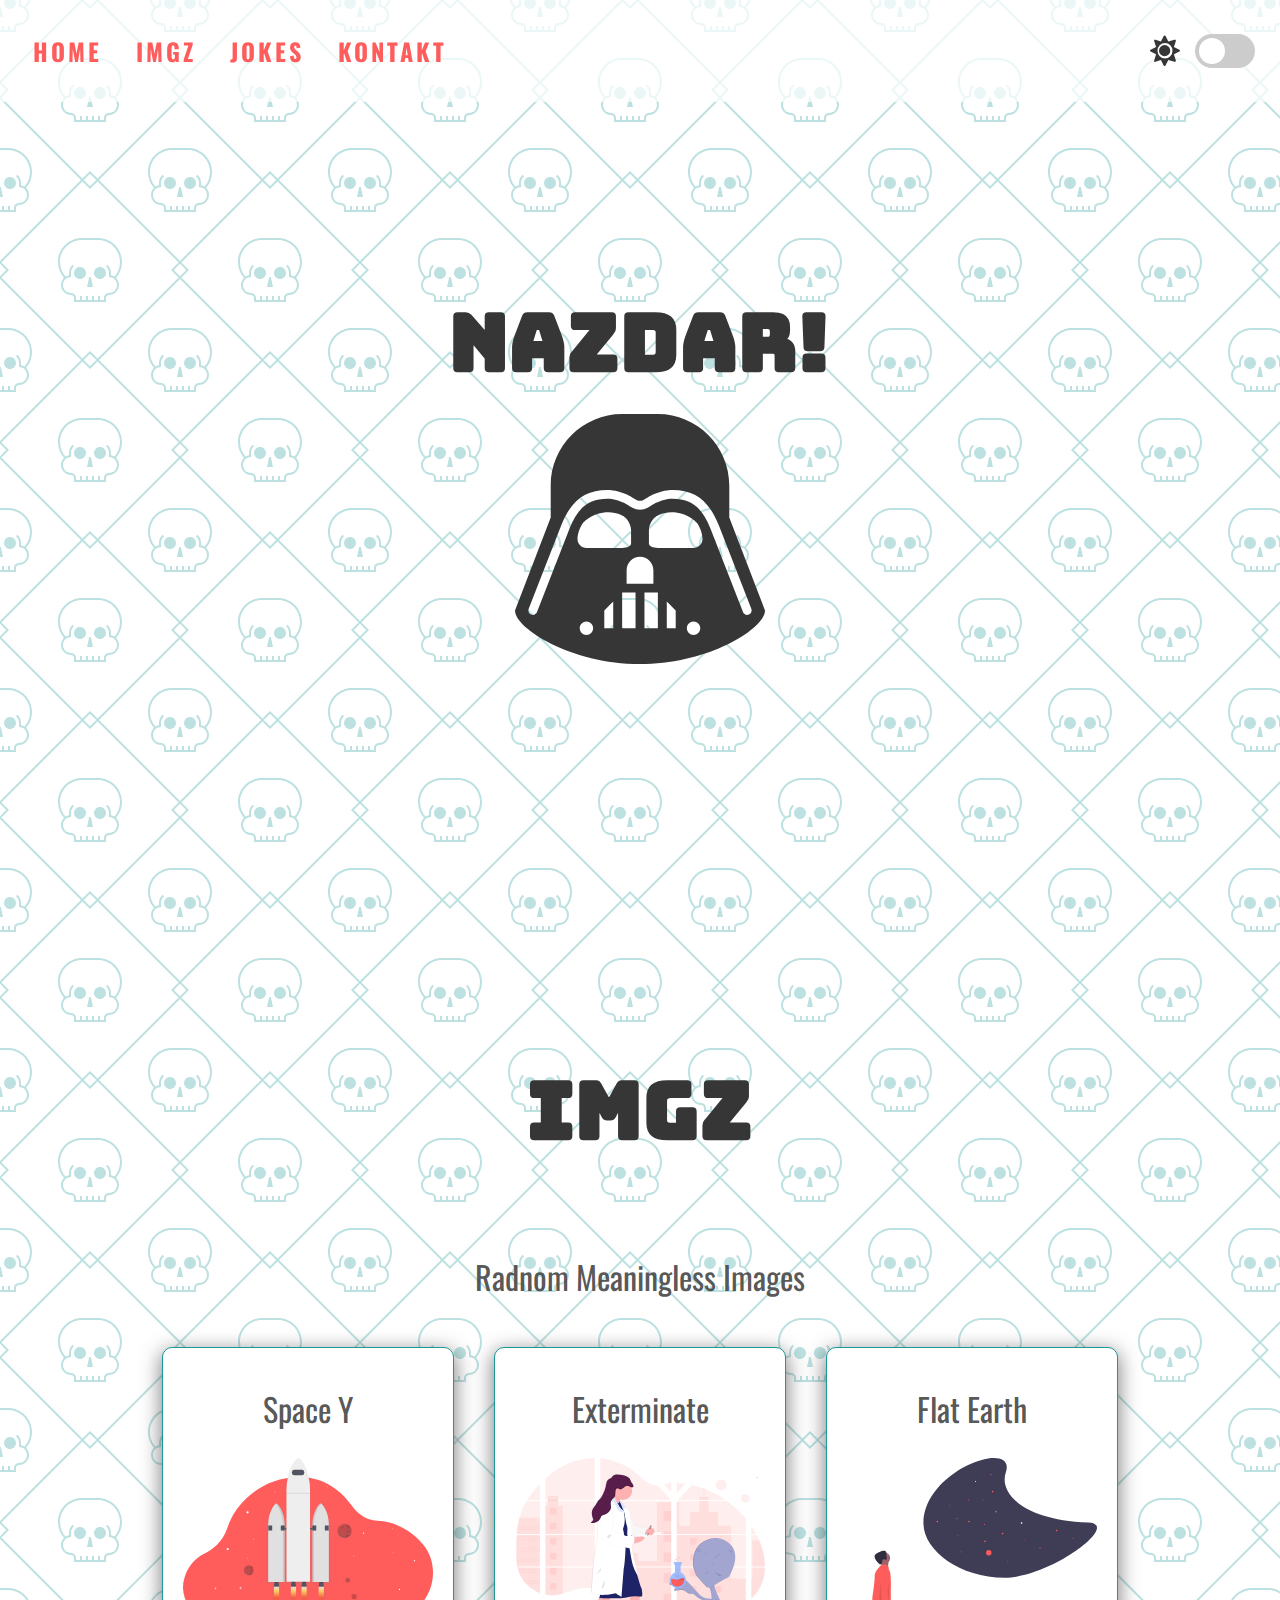
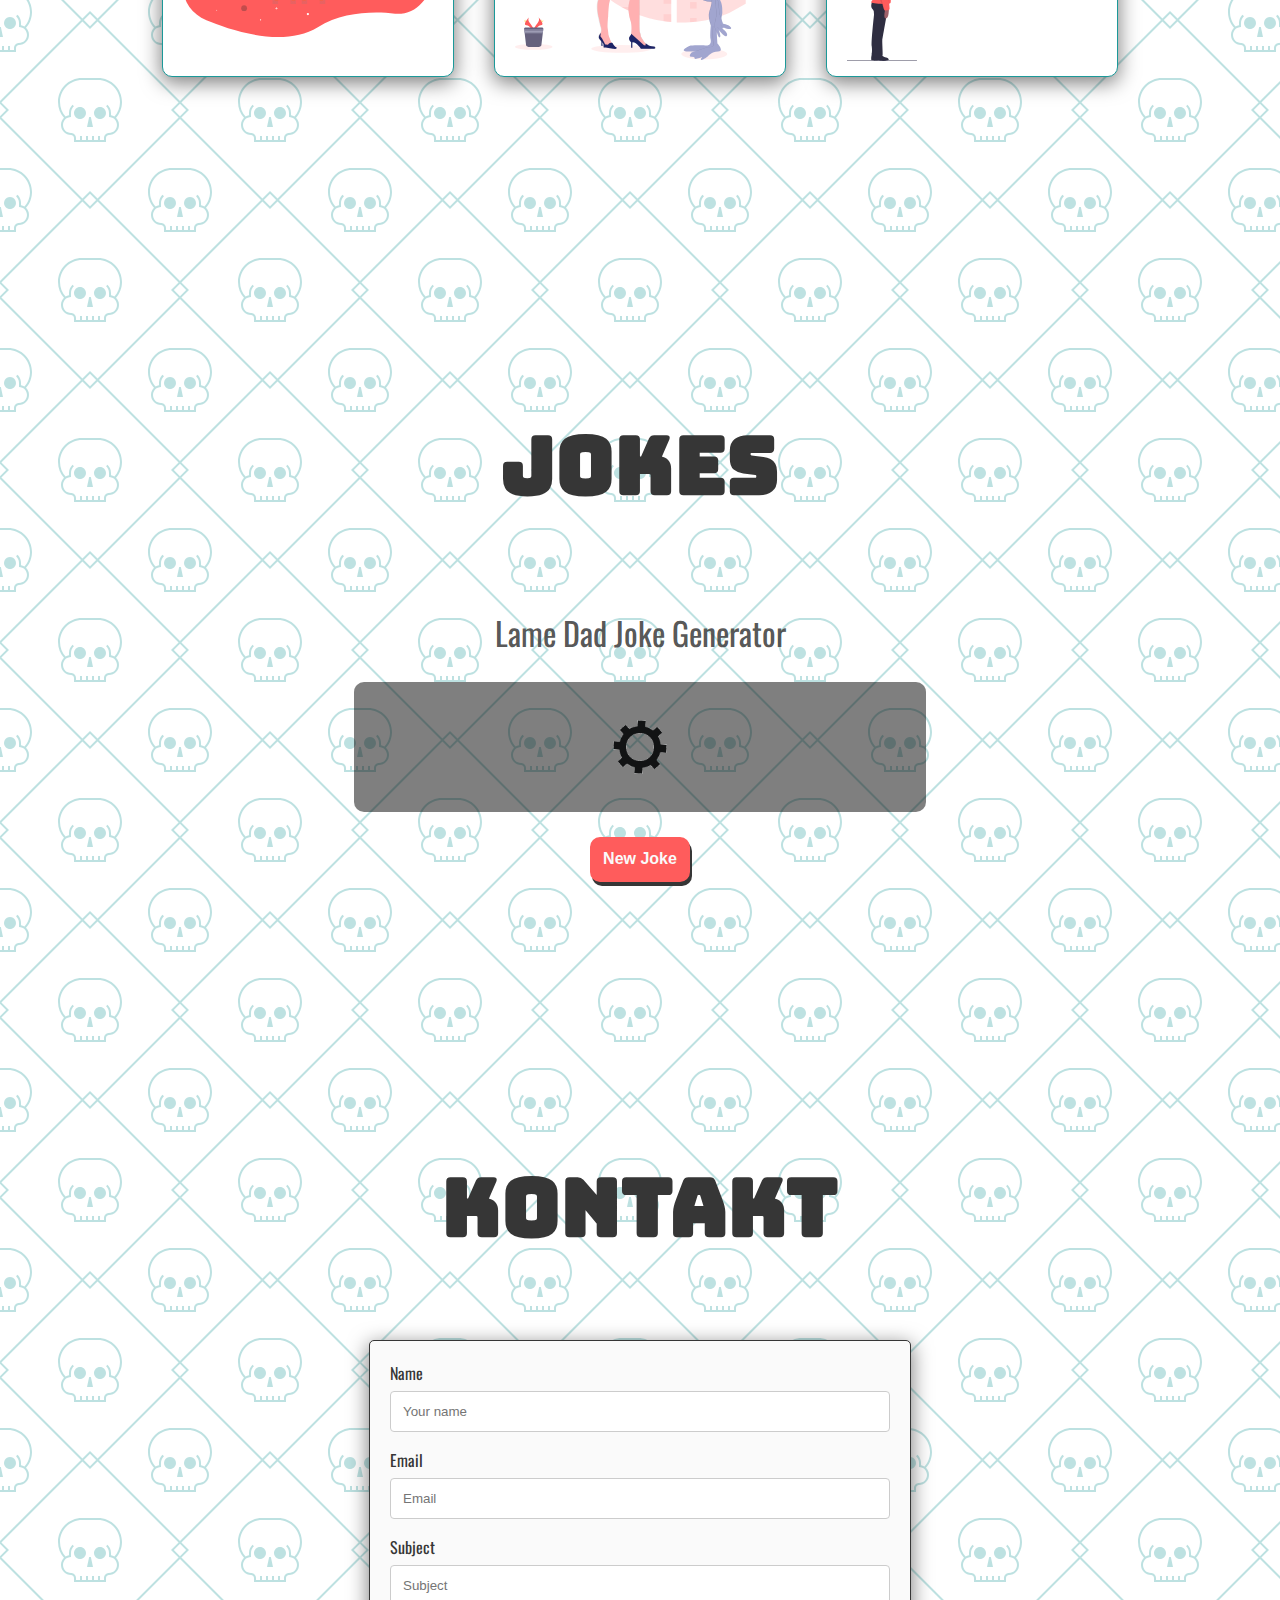
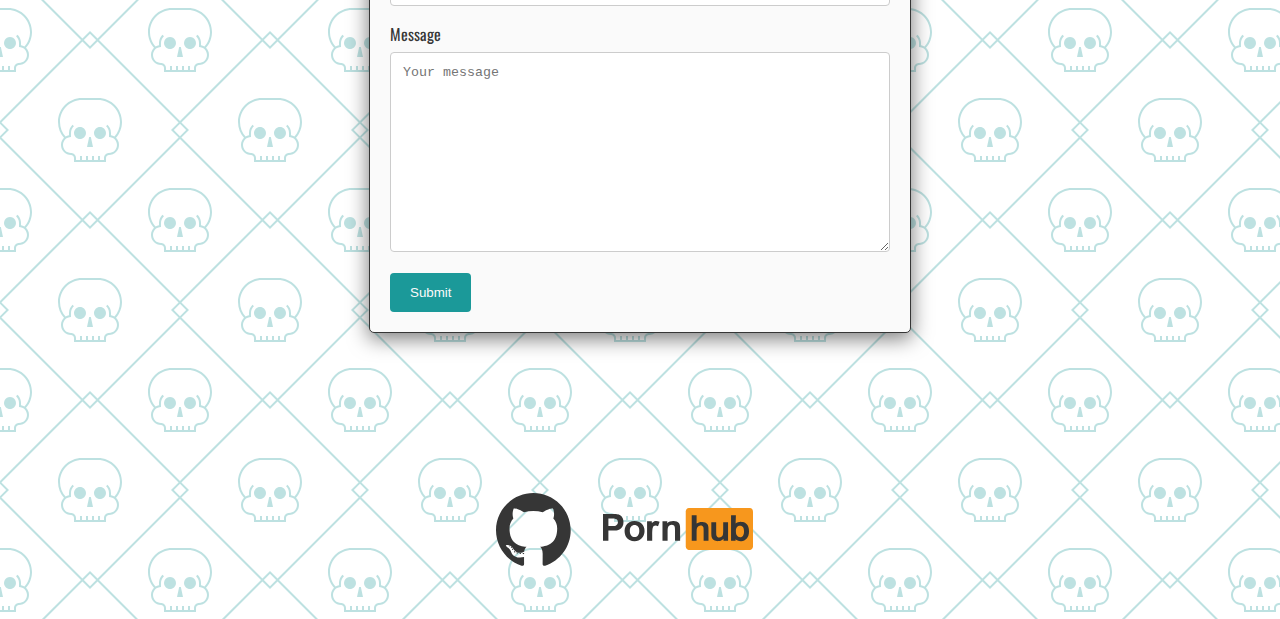
<file: index.html>
<!DOCTYPE html>
<html lang="en">
  <head>
    <meta charset="UTF-8" />
    <meta name="viewport" content="width=device-width, initial-scale=1.0" />
    <title>Dark mode</title>
    <link
      rel="stylesheet"
      href="https://cdnjs.cloudflare.com/ajax/libs/font-awesome/5.10.2/css/all.min.css"
    />
    <link rel="stylesheet" href="css/style.css" />
  </head>
  <body>
    <!-- Dark mode switch -->
    <div class="theme-switch-wrapper">
      <span id="toggle-icon">
        <i class="fas fa-sun"></i>
      </span>
      <label class="theme-switch">
        <input type="checkbox" />
        <div class="slider round"></div>
      </label>
    </div>

    <!-- Navigation -->
    <nav id="nav">
      <div class="burger">
        <div class="jeden"></div>
        <div class="dva"></div>
        <div class="tri"></div>
      </div>
      <div class="nav-links">
        <a href="#home">Home</a>
        <a href="#imgz">Imgz</a>
        <a href="#jokes">Jokes</a>
        <a href="#kontakt">Kontakt</a>
      </div>
    </nav>
    <!-- Home -->
    <section id="home">
      <div class="title-group">
        <h1>Nazdar!</h1>
      </div>
      <img id="star-wars" src="img/warz_light.svg" alt="" />
    </section>
    <!-- Imgz -->
    <section id="imgz">
      <h1>Imgz</h1>
      <h2>Radnom Meaningless Images</h2>
      <div class="about-container">
        <div class="image-container">
          <h2>Space Y</h2>
          <img src="img/rocket_light.svg" alt="rocket" id="image1" />
        </div>
        <div class="image-container">
          <h2>Exterminate</h2>
          <img src="img/alien_light.svg" alt="alien" id="image2" />
        </div>
        <div class="image-container">
          <h2>Flat Earth</h2>
          <img src="img/flat_light.svg" alt="flat earth" id="image3" />
        </div>
      </div>
    </section>
    <!-- Jokes -->
    <section id="jokes">
      <h1>Jokes</h1>
      <h2>Lame Dad Joke Generator</h2>
      <div class="text-box" id="text-box">
        <img src="img/loader.gif" class="loader" alt="" />
        <p class="joke">
          Lorem ipsum dolor sit amet consectetur adipisicing elit. Veniam ipsa,
          ipsum est rem culpa illo ad animi? Tempora nobis, eius ad dolore,
          doloremque exercitationem libero quae autem, alias quaerat ex!
        </p>
      </div>
      <div class="btn-wrapper">
        <button class="btn primary">New Joke</button>
      </div>
    </section>
    <!-- Kontakt -->
    <section id="kontakt">
      <h1>Kontakt</h1>
      <!-- Contact Form -->
      <div class="form-container">
        <form action="https://api.staticforms.xyz/submit" method="POST">
          <input
            type="hidden"
            name="accessKey"
            value="75257fa4-1bea-4cdd-ba44-c8240998fce8"
          />
          <label for="name">Name</label>
          <input
            type="text"
            id="name"
            name="name"
            placeholder="Your name"
            required
          />

          <label for="email">Email</label>
          <input
            type="email"
            id="email"
            name="email"
            placeholder="Email"
            required
          />

          <label for="subject">Subject</label>
          <input
            type="text"
            id="subject"
            name="subject"
            placeholder="Subject"
            required
          />

          <label for="message">Message</label>
          <textarea
            id="message"
            name="message"
            placeholder="Your message"
            style="height: 200px"
            required
          ></textarea>

          <!-- Spam protection -->
          <input type="text" name="honeypot" style="display: none" />

          <input type="submit" value="Submit" />
          <!-- Redirect after successful submission -->
          <input
            type="hidden"
            name="redirectTo"
            value="https://guithead.github.io/dark/form_sent"
          />
        </form>
      </div>

      <div class="social-icons">
        <!-- Link Github -->
        <a
          href="https://github.com/LubosZavarsky?tab=repositories"
          target="blank"
        >
          <svg
            class="github"
            width="2500"
            height="2432"
            viewBox="0 0 256 249"
            xmlns="http://www.w3.org/2000/svg"
            preserveAspectRatio="xMinYMin meet"
          >
            <g fill="#161614">
              <path
                d="M127.505 0C57.095 0 0 57.085 0 127.505c0 56.336 36.534 104.13 87.196 120.99 6.372 1.18 8.712-2.766 8.712-6.134 0-3.04-.119-13.085-.173-23.739-35.473 7.713-42.958-15.044-42.958-15.044-5.8-14.738-14.157-18.656-14.157-18.656-11.568-7.914.872-7.752.872-7.752 12.804.9 19.546 13.14 19.546 13.14 11.372 19.493 29.828 13.857 37.104 10.6 1.144-8.242 4.449-13.866 8.095-17.05-28.32-3.225-58.092-14.158-58.092-63.014 0-13.92 4.981-25.295 13.138-34.224-1.324-3.212-5.688-16.18 1.235-33.743 0 0 10.707-3.427 35.073 13.07 10.17-2.826 21.078-4.242 31.914-4.29 10.836.048 21.752 1.464 31.942 4.29 24.337-16.497 35.029-13.07 35.029-13.07 6.94 17.563 2.574 30.531 1.25 33.743 8.175 8.929 13.122 20.303 13.122 34.224 0 48.972-29.828 59.756-58.22 62.912 4.573 3.957 8.648 11.717 8.648 23.612 0 17.06-.148 30.791-.148 34.991 0 3.393 2.295 7.369 8.759 6.117 50.634-16.879 87.122-64.656 87.122-120.973C255.009 57.085 197.922 0 127.505 0"
              />
              <path
                d="M47.755 181.634c-.28.633-1.278.823-2.185.389-.925-.416-1.445-1.28-1.145-1.916.275-.652 1.273-.834 2.196-.396.927.415 1.455 1.287 1.134 1.923M54.027 187.23c-.608.564-1.797.302-2.604-.589-.834-.889-.99-2.077-.373-2.65.627-.563 1.78-.3 2.616.59.834.899.996 2.08.36 2.65M58.33 194.39c-.782.543-2.06.034-2.849-1.1-.781-1.133-.781-2.493.017-3.038.792-.545 2.05-.055 2.85 1.07.78 1.153.78 2.513-.019 3.069M65.606 202.683c-.699.77-2.187.564-3.277-.488-1.114-1.028-1.425-2.487-.724-3.258.707-.772 2.204-.555 3.302.488 1.107 1.026 1.445 2.496.7 3.258M75.01 205.483c-.307.998-1.741 1.452-3.185 1.028-1.442-.437-2.386-1.607-2.095-2.616.3-1.005 1.74-1.478 3.195-1.024 1.44.435 2.386 1.596 2.086 2.612M85.714 206.67c.036 1.052-1.189 1.924-2.705 1.943-1.525.033-2.758-.818-2.774-1.852 0-1.062 1.197-1.926 2.721-1.951 1.516-.03 2.758.815 2.758 1.86M96.228 206.267c.182 1.026-.872 2.08-2.377 2.36-1.48.27-2.85-.363-3.039-1.38-.184-1.052.89-2.105 2.367-2.378 1.508-.262 2.857.355 3.049 1.398"
              />
            </g>
          </svg>
        </a>
        <!-- Link JW -->
        <a href="https://www.jw.org/" target="blank">
          <svg
            class="pornhub"
            viewBox="0 0 177.36 49.7"
            xmlns="http://www.w3.org/2000/svg"
            width="2500"
            height="701"
          >
            <path
              class="porn-box-color"
              d="M173.66 0h-72.12c-2.24.25-3.48 1.62-3.7 4.13v41.44c.22 2.5 1.45 3.87 3.68 4.13h72.16c2.23-.26 3.46-1.63 3.68-4.13V4.13c-.22-2.5-1.46-3.88-3.7-4.13"
              fill="#f7971d"
            />
            <path
              d="M170.05 19.3c-1.22-1.35-2.87-2.22-4.66-2.62-.52-.13-1.1-.23-1.76-.26-2.37-.2-5.4.73-6.82 1.92l.34-9.7h-5.76v30.04h5.35v-1.66c1.23 1 3.2 2.15 6.23 2.15H163.54c2.53 0 4.68-1 6.45-3 1.77-2.02 2.65-4.88 2.65-8.6 0-3.6-.86-6.35-2.6-8.27M165.4 33c-.88 1.08-1.97 1.62-3.24 1.62-1.65 0-2.98-.76-3.97-2.3-.72-1.07-1.08-2.74-1.08-5 0-2.18.46-3.8 1.37-4.88.9-1.07 2.06-1.6 3.44-1.6 1.4 0 2.56.54 3.46 1.64s1.35 2.9 1.35 5.38c0 2.34-.45 4.05-1.34 5.13m-23.28-6.9c0 3.1-.14 5.07-.43 5.87-.3.8-.83 1.47-1.6 2-.8.55-1.67.8-2.65.8-.86 0-1.57-.2-2.13-.6s-.95-.94-1.16-1.63c-.2-.7-.32-2.56-.32-5.63v-10h-5.76v13.8c0 2.04.26 3.64.78 4.8s1.36 2.07 2.52 2.7c1.16.65 2.47.97 3.94.97.22 0 .43 0 .65-.02 3.68-.1 5.6-1.77 6.56-2.87v2.4h5.35V16.9h-5.76zm-18.8-7.05c-.53-.77-1.33-1.4-2.4-1.9-.96-.43-2.03-.67-3.2-.72h-.06c-2.43-.13-5.53.58-6.98 1.97V8.64h-5.76v30.04h5.76v-10.9c0-1.83.17-3.22.52-4.15.35-.94.9-1.64 1.65-2.1.75-.47 1.6-.7 2.56-.7.84 0 1.54.18 2.1.54.54.36.93.85 1.15 1.47.22.6.33 2.06.33 4.34v11.5h5.75V25.9c0-1.94-.1-3.38-.3-4.3-.2-.94-.56-1.8-1.1-2.55m-32.47 1.31c-.22-.94-.62-1.8-1.18-2.54-.57-.75-1.4-1.36-2.52-1.84s-2.32-.72-3.66-.72c-2.42-.14-6.36.78-7.54 2.67v-2.16h-5.63v22.9h6.06V28.3c0-2.56.14-4.3.45-5.26.3-.95.88-1.7 1.7-2.3.85-.56 1.8-.85 2.84-.85.8 0 1.5.2 2.1.6.57.4 1 .96 1.25 1.7.26.7.4 2.3.4 4.78v11.68h6.05V24.44c0-1.77-.12-3.13-.34-4.08M62 15.34c-1.8.23-3.5 1.68-4.25 2.6v-2.17h-5.63v22.9h6.06V31.6c0-3.9.17-6.46.5-7.68.34-1.22.8-2.06 1.4-2.53.58-.48 1.3-.7 2.15-.7.88 0 1.82.32 2.84.98l1.88-5.28c-1.28-.76-2.6-1.14-4-1.14-.32 0-.64.03-.95.08m-24.7-.08c-2.25 0-4.28.5-6.1 1.48-1.8 1-3.22 2.43-4.2 4.3-1 1.9-1.5 3.84-1.5 5.86 0 2.63.5 4.86 1.5 6.7.98 1.82 2.43 3.2 4.34 4.16 1.9.95 3.9 1.42 6 1.42 3.4 0 6.2-1.14 8.44-3.4s3.35-5.16 3.35-8.63c0-3.43-1.1-6.27-3.32-8.52-2.2-2.25-5.04-3.37-8.5-3.37m4 17.18c-1.08 1.2-2.4 1.8-3.98 1.8s-2.9-.6-4-1.8c-1.07-1.2-1.6-2.95-1.6-5.22s.53-4 1.6-5.22c1.1-1.2 2.42-1.8 4-1.8s2.9.6 3.98 1.8c1.07 1.2 1.6 2.93 1.6 5.18 0 2.3-.53 4.05-1.6 5.26M17.83 7.54c-1.18-.32-3.7-.48-7.6-.48H0v31.6h6.38V26.74h4.16c2.9 0 5.1-.15 6.62-.45 1.12-.25 2.22-.75 3.3-1.5s2-1.8 2.7-3.12 1.05-2.95 1.05-4.9c0-2.5-.6-4.56-1.82-6.15-1.23-1.6-2.74-2.62-4.55-3.1m-.92 11.8c-.47.7-1.13 1.22-1.98 1.55s-2.53.5-5.05.5h-3.5V12.4h3.1c2.3 0 3.82.08 4.58.23 1.04.18 1.9.65 2.57 1.4.67.74 1 1.7 1 2.84 0 .94-.23 1.76-.7 2.46"
            />
          </svg>
        </a>
        <a href=""> </a>
      </div>
    </section>

    <!-- Scripts -->

    <script src="js/zenscroll-min.js"></script>
    <script src="js/script.js"></script>
  </body>
</html>
</file>
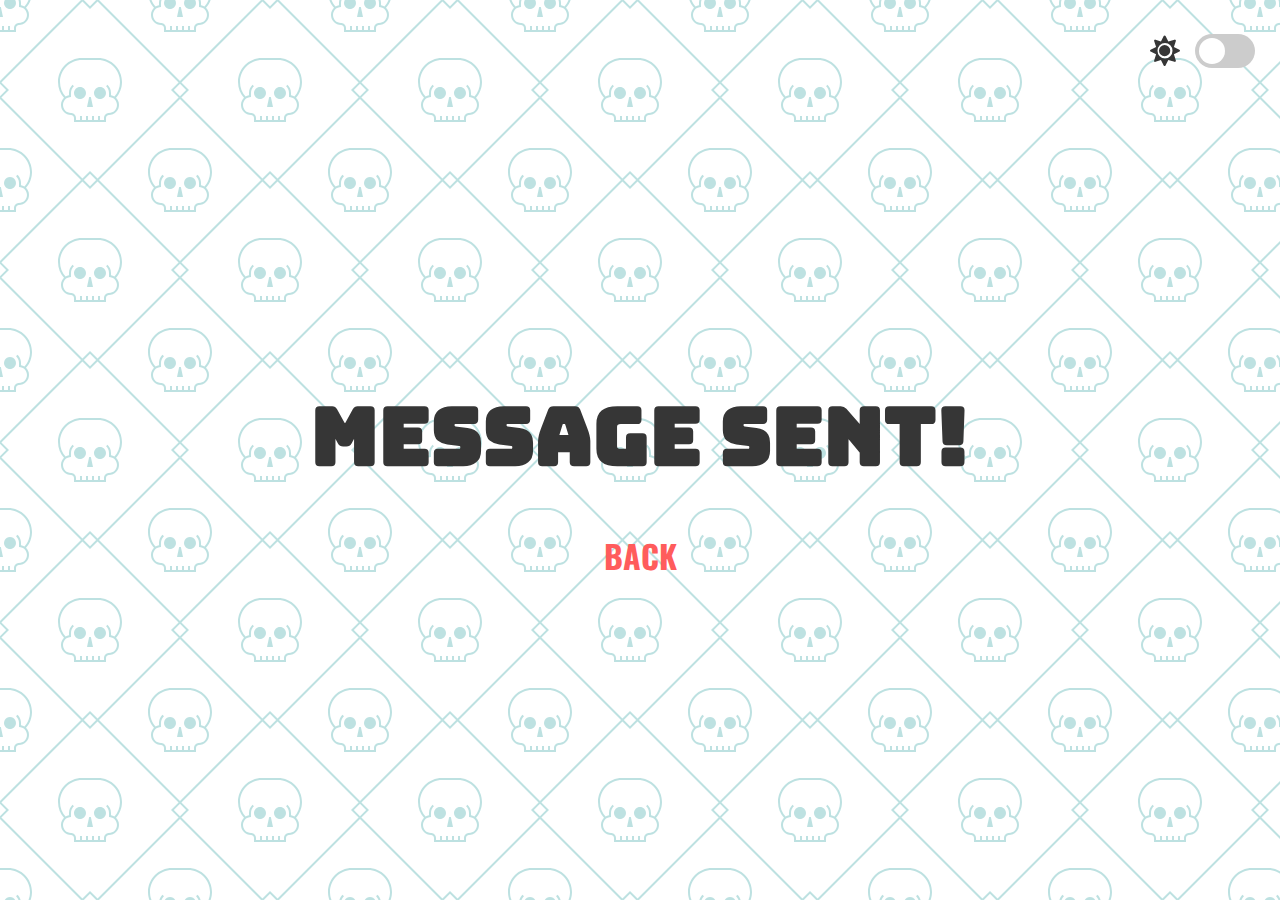
<file: form_sent.html>
<!DOCTYPE html>
<html lang="en">
  <head>
    <meta charset="UTF-8" />
    <meta name="viewport" content="width=device-width, initial-scale=1.0" />
    <title>Document</title>
    <link
      rel="stylesheet"
      href="https://cdnjs.cloudflare.com/ajax/libs/font-awesome/5.10.2/css/all.min.css"
    />
    <link rel="stylesheet" href="css/style.css" />
  </head>
  <body id="sent-site">
    <!-- Dark mode switch -->
    <div class="theme-switch-wrapper">
      <span id="toggle-icon">
        <i class="fas fa-sun"></i>
      </span>
      <label class="theme-switch">
        <input type="checkbox" />
        <div class="slider round"></div>
      </label>
    </div>
    <section>
      <h1>Message sent!</h1>
      <a href="https://guithead.github.io/dark/#kontakt">Back</a>
    </section>
    <!-- Script -->
    <script src="js/script.js"></script>
  </body>
</html>
</file>
<file: css/style.css>
@import url("https://fonts.googleapis.com/css2?family=Bungee&family=Oswald&display=swap");

/*Variables*/
:root {
  --primary-color: rgb(255, 92, 92);
  --primary-variant: #ff2d2d;
  --secondary-color: #1b9999;
  --on-primary: rgb(250, 250, 250);
  --on-background: rgb(54, 54, 54);
  --on-background-alt: rgba(66, 66, 66, 0.9);
  --background: rgb(255, 255, 255);
  --box-shadow: 0 5px 20px 1px rgba(0, 0, 0, 0.5);
  --btn-shadow: 2px 4px rgb(54, 54, 54);
}

[data-theme="dark"] {
  --primary-color: rgb(150, 65, 255);
  --primary-variant: #6c63ff;
  --secondary-color: #03dac5;
  --on-primary: #000;
  --on-background: rgba(255, 255, 255, 0.9);
  --on-background-alt: rgba(255, 255, 255, 0.7);
  --background: #121212;
  --btn-shadow: 1px 2px rgba(0, 0, 0, 0.5);
}

/*General*/
html {
  box-sizing: border-box;
  scroll-behavior: smooth;
  height: 100%;
  height: -webkit-fill-available;
}

body {
  margin: 0;
  color: var(--on-background);
  background-color: var(--background);
  background-image: url("data:image/svg+xml,%3Csvg width='180' height='180' viewBox='0 0 180 180' xmlns='http://www.w3.org/2000/svg'%3E%3Cpath d='M82.42 180h-1.415L0 98.995v-2.827L6.167 90 0 83.833V81.004L81.005 0h2.827L90 6.167 96.167 0H98.996L180 81.005v2.827L173.833 90 180 96.167V98.996L98.995 180h-2.827L90 173.833 83.833 180H82.42zm0-1.414L1.413 97.58 8.994 90l-7.58-7.58L82.42 1.413 90 8.994l7.58-7.58 81.006 81.005-7.58 7.58 7.58 7.58-81.005 81.006-7.58-7.58-7.58 7.58zM175.196 0h-25.832c1.033 2.924 2.616 5.59 4.625 7.868C152.145 9.682 151 12.208 151 15c0 5.523 4.477 10 10 10 1.657 0 3 1.343 3 3v4h16V0h-4.803c.51.883.803 1.907.803 3 0 3.314-2.686 6-6 6s-6-2.686-6-6c0-1.093.292-2.117.803-3h10.394-13.685C161.18.938 161 1.948 161 3v4c-4.418 0-8 3.582-8 8s3.582 8 8 8c2.76 0 5 2.24 5 5v2h4v-4h2v4h4v-4h2v4h2V0h-4.803zm-15.783 0c-.27.954-.414 1.96-.414 3v2.2c-1.25.254-2.414.74-3.447 1.412-1.716-1.93-3.098-4.164-4.054-6.612h7.914zM180 17h-3l2.143-10H180v10zm-30.635 163c-.884-2.502-1.365-5.195-1.365-8 0-13.255 10.748-24 23.99-24H180v32h-30.635zm12.147 0c.5-1.416 1.345-2.67 2.434-3.66l-1.345-1.48c-1.498 1.364-2.62 3.136-3.186 5.14H151.5c-.97-2.48-1.5-5.177-1.5-8 0-12.15 9.84-22 22-22h8v30h-18.488zm13.685 0c-1.037-1.793-2.976-3-5.197-3-2.22 0-4.16 1.207-5.197 3h10.394zM0 148h8.01C21.26 148 32 158.742 32 172c0 2.805-.48 5.498-1.366 8H0v-32zm0 2h8c12.15 0 22 9.847 22 22 0 2.822-.53 5.52-1.5 8h-7.914c-.567-2.004-1.688-3.776-3.187-5.14l-1.346 1.48c1.09.99 1.933 2.244 2.434 3.66H0v-30zm15.197 30c-1.037-1.793-2.976-3-5.197-3-2.22 0-4.16 1.207-5.197 3h10.394zM0 32h16v-4c0-1.657 1.343-3 3-3 5.523 0 10-4.477 10-10 0-2.794-1.145-5.32-2.992-7.134C28.018 5.586 29.6 2.924 30.634 0H0v32zm0-2h2v-4h2v4h4v-4h2v4h4v-2c0-2.76 2.24-5 5-5 4.418 0 8-3.582 8-8s-3.582-8-8-8V3c0-1.052-.18-2.062-.512-3H0v30zM28.5 0c-.954 2.448-2.335 4.683-4.05 6.613-1.035-.672-2.2-1.16-3.45-1.413V3c0-1.04-.144-2.046-.414-3H28.5zM0 17h3L.857 7H0v10zM15.197 0c.51.883.803 1.907.803 3 0 3.314-2.686 6-6 6S4 6.314 4 3c0-1.093.292-2.117.803-3h10.394zM109 115c-1.657 0-3 1.343-3 3v4H74v-4c0-1.657-1.343-3-3-3-5.523 0-10-4.477-10-10 0-2.793 1.145-5.318 2.99-7.132C60.262 93.638 58 88.084 58 82c0-13.255 10.748-24 23.99-24h16.02C111.26 58 122 68.742 122 82c0 6.082-2.263 11.636-5.992 15.866C117.855 99.68 119 102.206 119 105c0 5.523-4.477 10-10 10zm0-2c-2.76 0-5 2.24-5 5v2h-4v-4h-2v4h-4v-4h-2v4h-4v-4h-2v4h-4v-4h-2v4h-4v-2c0-2.76-2.24-5-5-5-4.418 0-8-3.582-8-8s3.582-8 8-8v-4c0-2.64 1.136-5.013 2.946-6.66L72.6 84.86C70.39 86.874 69 89.775 69 93v2.2c-1.25.254-2.414.74-3.447 1.412C62.098 92.727 60 87.61 60 82c0-12.15 9.84-22 22-22h16c12.15 0 22 9.847 22 22 0 5.61-2.097 10.728-5.55 14.613-1.035-.672-2.2-1.16-3.45-1.413V93c0-3.226-1.39-6.127-3.6-8.14l-1.346 1.48C107.864 87.987 109 90.36 109 93v4c4.418 0 8 3.582 8 8s-3.582 8-8 8zM90.857 97L93 107h-6l2.143-10h1.714zM80 99c3.314 0 6-2.686 6-6s-2.686-6-6-6-6 2.686-6 6 2.686 6 6 6zm20 0c3.314 0 6-2.686 6-6s-2.686-6-6-6-6 2.686-6 6 2.686 6 6 6z' fill='%231b9999' fill-opacity='0.29' fill-rule='evenodd'/%3E%3C/svg%3E");
  font-family: "Oswald", sans-serif;
  min-height: 100%;
  min-height: -webkit-fill-available;
}

section {
  min-height: 100vh;
  display: flex;
  justify-content: center;
  align-items: center;
  flex-direction: column;
}

h1 {
  font-size: 80px;
  margin-bottom: 5%;
  font-family: "Bungee", cursive;
}

h2 {
  font-size: 2rem;
  text-align: center;
  font-weight: normal;
  color: var(--on-background-alt);
}

/* Navigation */
nav {
  z-index: 10;
  position: fixed;
  font-size: 24px;
  letter-spacing: 3px;
  padding: 25px;
  width: 100vw;
  background: rgb(255 255 255 / 70%);
}

.nav-links {
  padding: 0.5rem;
}

a {
  margin-right: 25px;
  color: var(--primary-color);
  text-decoration: none;
  border-bottom: 3px solid transparent;
  font-weight: bold;
  text-transform: uppercase;
}

a:hover,
a:focus {
  color: var(--on-background);
  border-bottom: 3px solid;
}

.burger {
  display: none;
  cursor: pointer;
}

.burger > * {
  width: 2rem;
  height: 0.25rem;
  margin: 0.3rem;
  border-radius: 0.3rem;
  background-color: var(--on-background);
  transition: all 0.2s ease;
}

/* Home Section */
.title-group {
  text-align: center;
}

#home img {
  width: 100%;
}

/* About Section */
.about-container {
  display: flex;
  flex-wrap: wrap;
  justify-content: center;
}

.image-container {
  border: 1px solid var(--secondary-color);
  border-radius: 10px;
  padding: 10px 20px;
  margin: 20px;
  background: var(--background);
  box-shadow: var(--box-shadow);
}

img {
  max-width: 250px;
  height: auto;
}

/* Jokes Section */
.btn-wrapper {
  display: flex;
  flex-wrap: wrap;
  justify-content: center;
  margin-top: 15px;
  margin-bottom: 50px;
}

.btn {
  min-width: 100px;
  padding: 0.7rem;
  cursor: pointer;
  border-radius: 10px;
  margin: 10px;
  border: 2px solid var(--primary-color);
  font-size: 1rem;
  outline: none;
}

.primary {
  font-weight: bold;
  background: var(--primary-color);
  color: var(--on-primary);
  box-shadow: var(--btn-shadow);
}

.btn:hover,
.btn:focus {
  filter: brightness(110%);
}

.btn:active {
  transform: translateY(3px);
}

.text-box {
  width: 40%;
  text-align: justify;
  background: rgb(0 0 0 / 50%);
  color: var(--on-primary);
  border-radius: 10px;
  padding: 30px;
}

.loader {
  display: block;
  max-width: 70px;
  margin: 0 auto;
}

.joke {
  font-size: 1.2rem;
  margin: 0;
  line-height: 2rem;
  letter-spacing: 0.1rem;
}

/* Contact Section */

/*----Contact form----*/
input[type="text"],
input[type="email"],
select,
textarea {
  width: 100%;
  padding: 12px;
  border: 1px solid #ccc;
  border-radius: 4px;
  box-sizing: border-box;
  margin-top: 6px;
  margin-bottom: 16px;
  resize: vertical;
}

input[type="submit"] {
  -webkit-appearance: none;
  background-color: var(--secondary-color);
  color: var(--on-primary);
  padding: 12px 20px;
  border: none;
  border-radius: 4px;
  cursor: pointer;
  transition: transform 1s ease;
}

input[type="submit"]:hover {
  filter: brightness(110%);
}

.form-container {
  max-width: 500px;
  margin: 1rem;
  border-radius: 5px;
  background-color: var(--on-primary);
  border: 1px solid var(--on-background);
  padding: 20px;
  box-shadow: var(--box-shadow);
  overflow: hidden;
}
/*------------------------*/

.social-icons {
  display: flex;
  align-items: center;
  justify-content: center;
  margin-top: 10%;
  margin-bottom: 2rem;
}

.social-icons a {
  margin: 1rem;
  border-bottom: none;
  transition: all 0.5s ease;
}

.social-icons a:hover {
  transform: scale(1.2);
}

svg {
  height: auto;
  color: red;
}

.pornhub {
  max-width: 150px;
  fill: var(--on-background);
}

.github {
  max-width: 75px;
}

.github g {
  fill: var(--on-background);
}

.fab {
  font-size: 100px;
  margin-right: 50px;
  cursor: pointer;
  color: var(--primary-color);
}

.fab:hover {
  color: var(--on-background);
}

/* Dark Mode Toggle */
.theme-switch-wrapper {
  display: flex;
  align-items: center;
  z-index: 100;
  position: fixed;
  right: 25px;
  top: 34px;
}

.theme-switch-wrapper span {
  margin-right: 10px;
  font-size: 1rem;
}

.toggle-text {
  position: relative;
  top: -4px;
  right: 5px;
  color: var(--on-background);
}

.theme-switch {
  display: inline-block;
  height: 34px;
  position: relative;
  width: 60px;
}

.theme-switch input {
  display: none;
}

.slider {
  background: #ccc;
  bottom: 0;
  cursor: pointer;
  left: 0;
  position: absolute;
  right: 0;
  top: 0;
  transition: 0.4s;
}

.slider::before {
  background: #fff;
  bottom: 4px;
  content: "";
  height: 26px;
  left: 4px;
  position: absolute;
  transition: 0.4s;
  width: 26px;
}

input:checked + .slider {
  background: var(--primary-color);
}

input:checked + .slider::before {
  transform: translateX(26px);
}

.slider.round {
  border-radius: 34px;
}

.slider.round::before {
  border-radius: 50%;
}

.fas {
  font-size: 30px;
  margin-right: 5px;
}

/*Message sent site*/
#sent-site {
  display: flex;
  flex-direction: column;
  align-items: center;
  justify-content: center;
}

#sent-site section {
  min-height: 100%;
}

#sent-site h1 {
  text-align: center;
  padding: 1rem;
  line-height: 6rem;
  margin-bottom: 2rem;
}

#sent-site a {
  font-size: 2rem;
  margin-right: 0;
}

@media screen and (max-width: 800px) {
  .theme-switch-wrapper {
    top: 23px;
  }
  .nav-links {
    display: none;
    margin-top: 1rem;
    padding: 0 0.5rem;
  }

  .nav-links-show {
    display: flex;
    flex-direction: column;
    align-items: flex-start;
  }

  .burger {
    display: block;
  }

  .burg-anim .jeden {
    transform: rotate(-45deg) translate(-6px, 6px);
  }

  .burg-anim .dva {
    opacity: 0;
  }

  .burg-anim .tri {
    transform: rotate(45deg) translate(-6px, -6px);
  }

  h1 {
    font-size: 60px;
  }

  .text-box {
    width: 70%;
  }
}
</file>
